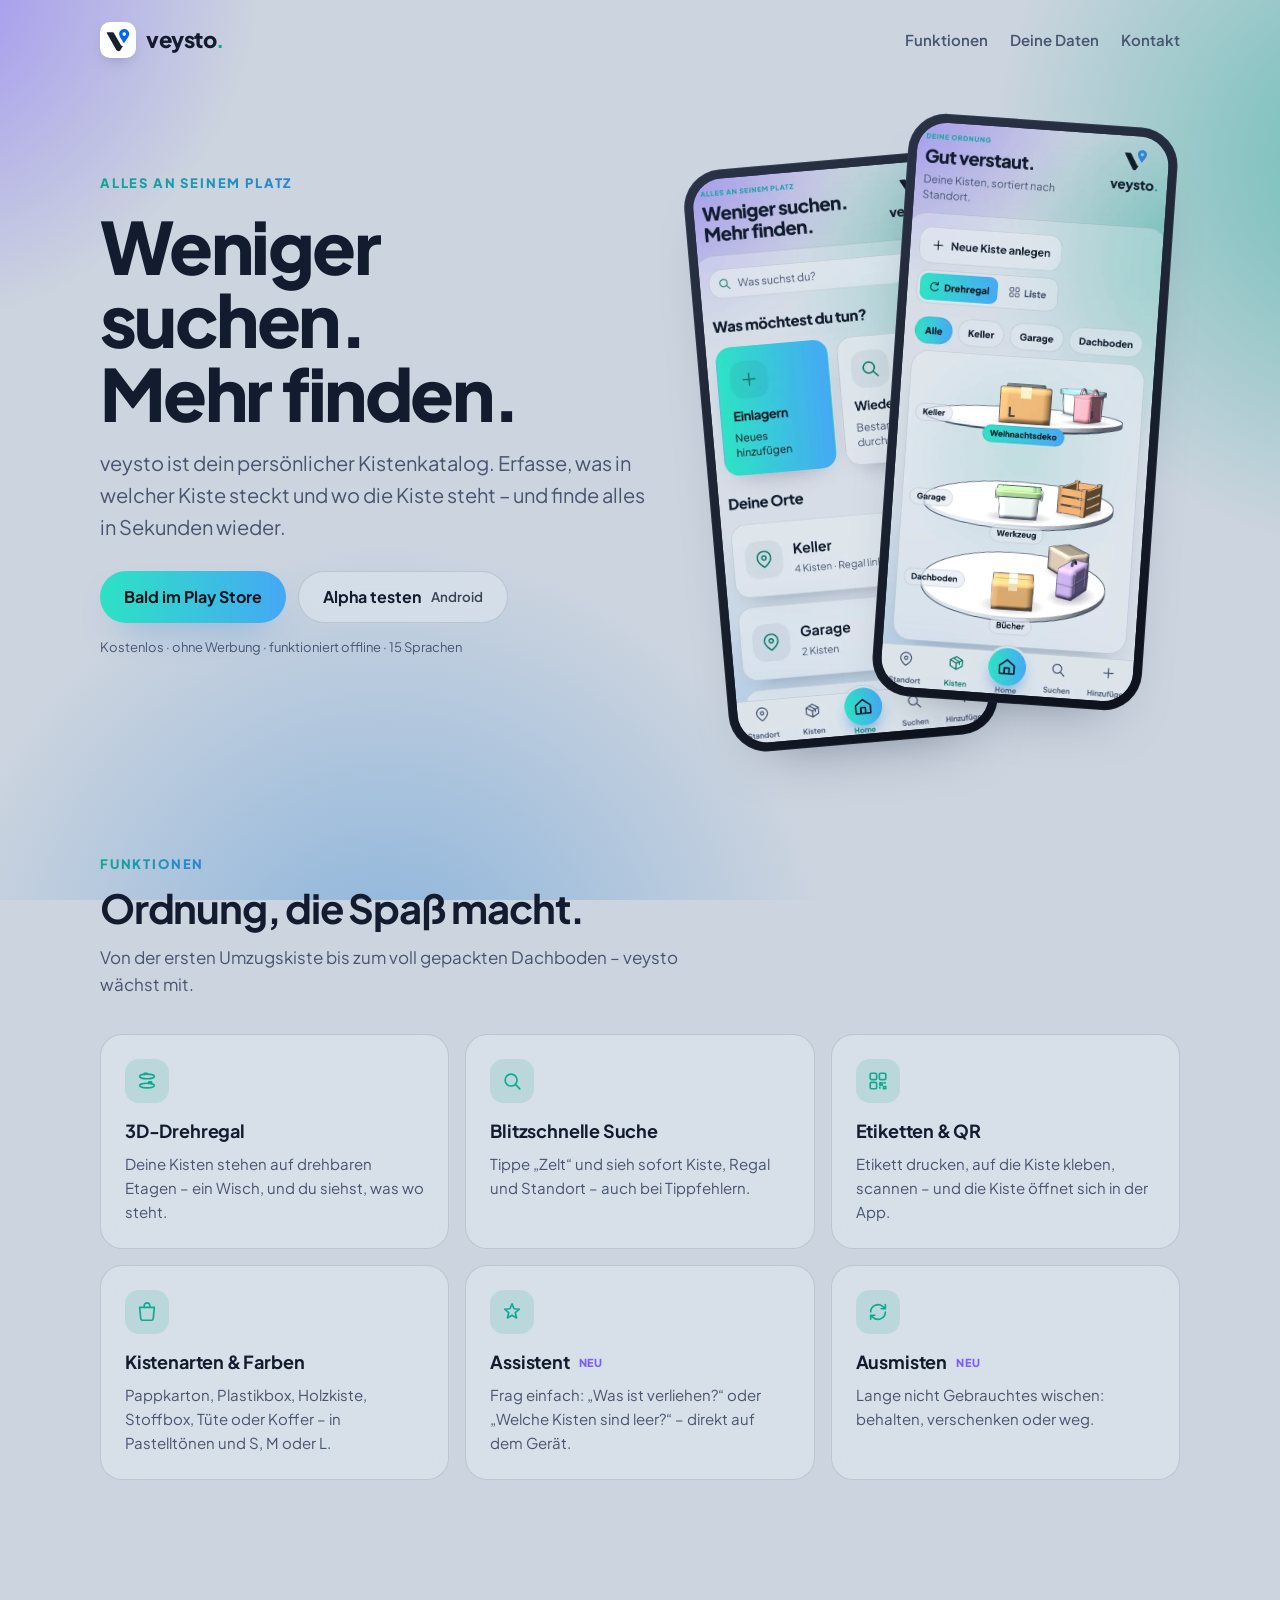
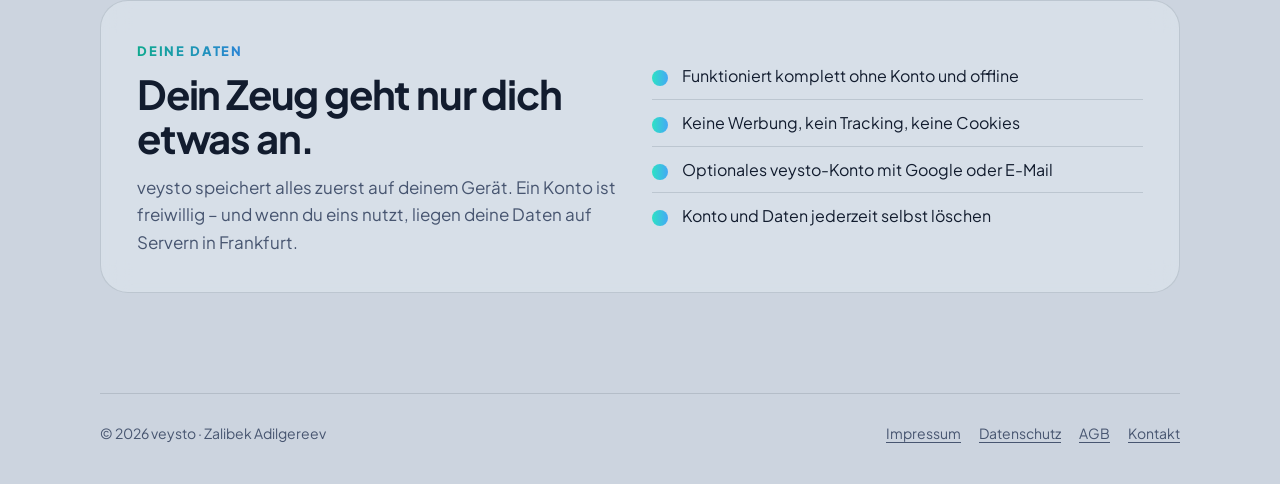
<file: index.html>
<!DOCTYPE html>
<html lang="de">
<head>
<meta charset="utf-8">
<meta name="viewport" content="width=device-width, initial-scale=1, viewport-fit=cover">
<title>veysto. – Weniger suchen. Mehr finden.</title>
<meta name="description" content="veysto ist dein persönlicher Kistenkatalog: Kisten, Orte und Dinge erfassen, mit QR-Etiketten versehen und in Sekunden wiederfinden.">
<meta name="theme-color" content="#ccd4df" media="(prefers-color-scheme: light)">
<meta name="theme-color" content="#0d1119" media="(prefers-color-scheme: dark)">
<link rel="icon" href="assets/icon.svg" type="image/svg+xml">
<link rel="preload" href="assets/jakarta.woff2" as="font" type="font/woff2" crossorigin>
<link rel="stylesheet" href="assets/site.css">
<meta property="og:title" content="veysto. – Weniger suchen. Mehr finden.">
<meta property="og:description" content="Dein persönlicher Kistenkatalog für Keller, Dachboden und Garage.">
<meta property="og:image" content="https://veysto.com/assets/shelf-light.webp">
</head>
<body>
<div class="wrap">
<header class="top">
 <a class="brand" href="./"><img src="assets/icon.svg" alt=""><span>veysto<b>.</b></span></a>
 <nav class="top"><a href="#funktionen">Funktionen</a><a href="#datenschutz">Deine Daten</a><a href="mailto:kontakt@veysto.com">Kontakt</a></nav>
</header>

<main>
<section class="hero">
 <div>
  <span class="eyebrow">Alles an seinem Platz</span>
  <h1>Weniger suchen.<br>Mehr finden.</h1>
  <p class="lead">veysto ist dein persönlicher Kistenkatalog. Erfasse, was in welcher Kiste steckt und wo die Kiste steht – und finde alles in Sekunden wieder.</p>
  <div class="cta">
   <span class="btn primary">Bald im Play Store</span>
   <a class="btn" href="mailto:kontakt@veysto.com?subject=Android-Alpha">Alpha testen <small>Android</small></a>
  </div>
  <p class="note">Kostenlos · ohne Werbung · funktioniert offline · 15 Sprachen</p>
 </div>
 <div class="phones" aria-hidden="true">
  <div class="phone a"><img class="light" src="assets/home-light.webp" alt=""><img class="dark" src="assets/home-dark.webp" alt=""></div>
  <div class="phone b"><img class="light" src="assets/shelf-light.webp" alt=""><img class="dark" src="assets/shelf-dark.webp" alt=""></div>
 </div>
</section>

<section id="funktionen">
 <span class="eyebrow">Funktionen</span>
 <h2>Ordnung, die Spaß macht.</h2>
 <p class="sub">Von der ersten Umzugskiste bis zum voll gepackten Dachboden – veysto wächst mit.</p>
 <div class="grid">
  <div class="card"><div class="ic"><svg viewBox="0 0 24 24" fill="none" stroke="currentColor" stroke-width="1.8" stroke-linecap="round" stroke-linejoin="round"><ellipse cx="12" cy="7" rx="8" ry="2.5"/><ellipse cx="12" cy="17" rx="8" ry="2.5"/><path d="M9 4.8v-1.3h3v1.3M14 14.8v-1.8h3v1.8"/></svg></div><h3>3D-Drehregal</h3><p>Deine Kisten stehen auf drehbaren Etagen – ein Wisch, und du siehst, was wo steht.</p></div>
  <div class="card"><div class="ic"><svg viewBox="0 0 24 24" fill="none" stroke="currentColor" stroke-width="1.8" stroke-linecap="round"><circle cx="11" cy="11" r="6.5"/><path d="m16 16 4.5 4.5"/></svg></div><h3>Blitzschnelle Suche</h3><p>Tippe „Zelt“ und sieh sofort Kiste, Regal und Standort – auch bei Tippfehlern.</p></div>
  <div class="card"><div class="ic"><svg viewBox="0 0 24 24" fill="none" stroke="currentColor" stroke-width="1.8" stroke-linejoin="round"><rect x="3.5" y="3.5" width="7" height="7" rx="1.5"/><rect x="13.5" y="3.5" width="7" height="7" rx="1.5"/><rect x="3.5" y="13.5" width="7" height="7" rx="1.5"/><path d="M14 14h2.5v2.5H14zM18 18h2.5v2.5H18zM18 14h2.5M14 18v2.5"/></svg></div><h3>Etiketten &amp; QR</h3><p>Etikett drucken, auf die Kiste kleben, scannen – und die Kiste öffnet sich in der App.</p></div>
  <div class="card"><div class="ic"><svg viewBox="0 0 24 24" fill="none" stroke="currentColor" stroke-width="1.8" stroke-linecap="round" stroke-linejoin="round"><path d="M4 7h16l-1.2 12.2a2 2 0 0 1-2 1.8H7.2a2 2 0 0 1-2-1.8z"/><path d="M9 7V5a3 3 0 0 1 6 0v2"/></svg></div><h3>Kistenarten &amp; Farben</h3><p>Pappkarton, Plastikbox, Holzkiste, Stoffbox, Tüte oder Koffer – in Pastelltönen und S, M oder L.</p></div>
  <div class="card"><div class="ic"><svg viewBox="0 0 24 24" fill="none" stroke="currentColor" stroke-width="1.8" stroke-linecap="round" stroke-linejoin="round"><path d="M12 3l2.2 5.4L20 9l-4.4 3.8L17 18.5 12 15.6 7 18.5l1.4-5.7L4 9l5.8-.6z"/></svg></div><h3>Assistent <span class="tag">Neu</span></h3><p>Frag einfach: „Was ist verliehen?“ oder „Welche Kisten sind leer?“ – direkt auf dem Gerät.</p></div>
  <div class="card"><div class="ic"><svg viewBox="0 0 24 24" fill="none" stroke="currentColor" stroke-width="1.8" stroke-linecap="round" stroke-linejoin="round"><path d="M4 12a8 8 0 0 1 13.7-5.6L20 8.5M20 4v4.5h-4.5M20 12a8 8 0 0 1-13.7 5.6L4 15.5M4 20v-4.5h4.5"/></svg></div><h3>Ausmisten <span class="tag">Neu</span></h3><p>Lange nicht Gebrauchtes wischen: behalten, verschenken oder weg.</p></div>
 </div>
</section>

<section id="datenschutz">
 <div class="privacy">
  <div>
   <span class="eyebrow">Deine Daten</span>
   <h2>Dein Zeug geht nur dich etwas an.</h2>
   <p class="sub" style="margin:0">veysto speichert alles zuerst auf deinem Gerät. Ein Konto ist freiwillig – und wenn du eins nutzt, liegen deine Daten auf Servern in Frankfurt.</p>
  </div>
  <ul>
   <li>Funktioniert komplett ohne Konto und offline</li>
   <li>Keine Werbung, kein Tracking, keine Cookies</li>
   <li>Optionales veysto-Konto mit Google oder E-Mail</li>
   <li>Konto und Daten jederzeit selbst löschen</li>
  </ul>
 </div>
</section>
</main>

<footer>
 <span>© 2026 veysto · Zalibek Adilgereev</span>
 <span><a href="impressum.html">Impressum</a><a href="datenschutz.html">Datenschutz</a><a href="agb.html">AGB</a><a href="mailto:kontakt@veysto.com">Kontakt</a></span>
</footer>
</div>
</body>
</html>
</file>
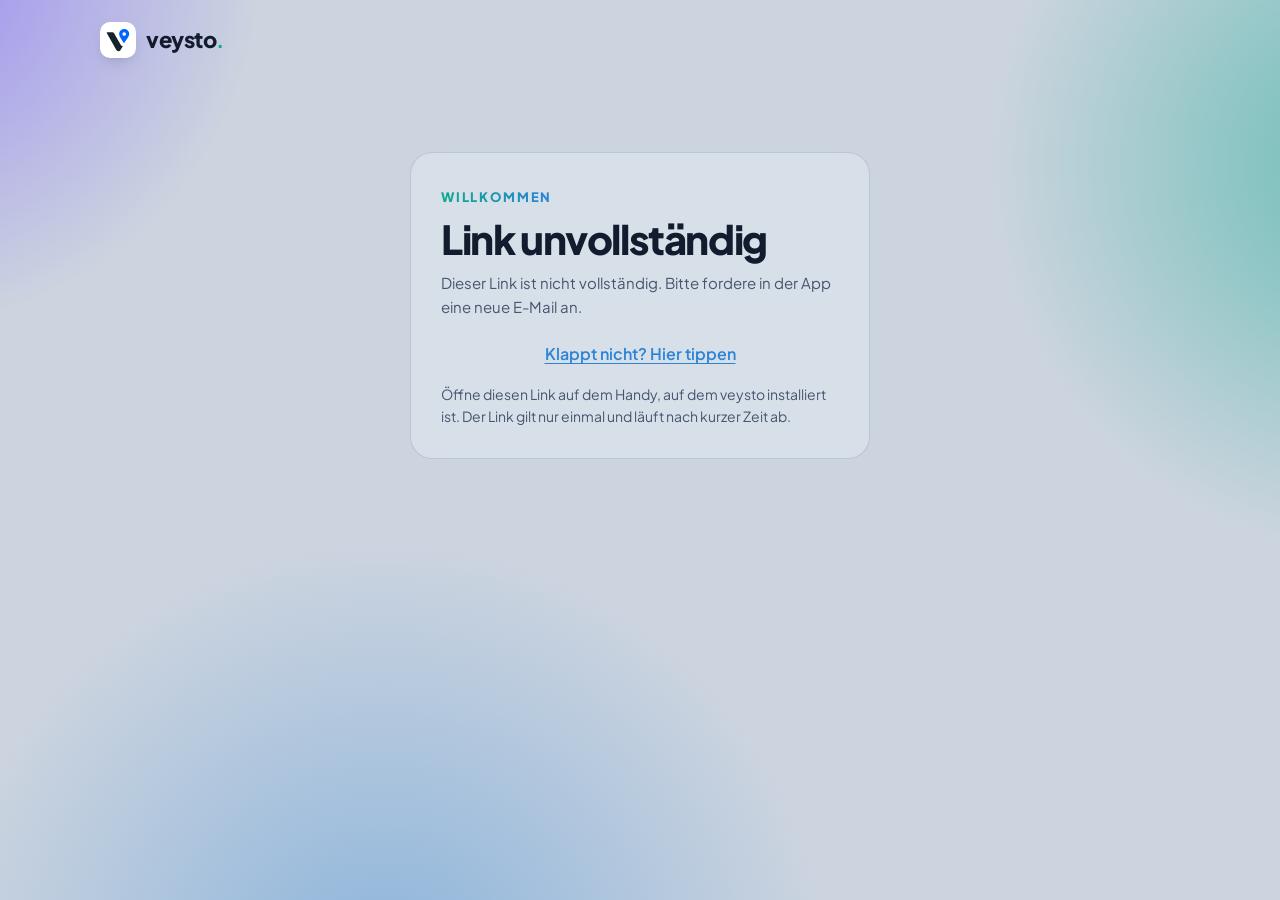
<file: auth/index.html>
<!DOCTYPE html>
<html lang="de">
<head>
<meta charset="utf-8">
<meta name="viewport" content="width=device-width, initial-scale=1">
<meta name="robots" content="noindex">
<meta name="referrer" content="no-referrer">
<title>veysto. – In der App öffnen</title>
<link rel="icon" href="../assets/icon.svg" type="image/svg+xml">
<link rel="stylesheet" href="../assets/site.css">
<style>
.auth{max-width:460px;margin:8vh auto 0;text-align:left}
.auth .card{padding:30px}
.auth h1{font-size:clamp(30px,6vw,40px);margin:10px 0 12px}
.auth p{color:var(--muted);margin:0 0 22px}
.auth .btn{width:100%;justify-content:center}
.auth .alt{display:block;text-align:center;margin-top:14px;font-weight:600}
.auth small{display:block;color:var(--muted);margin-top:16px;font-size:14px}
</style>
</head>
<body>
<div class="wrap">
<header class="top"><a class="brand" href="../"><img src="../assets/icon.svg" alt=""><span>veysto<b>.</b></span></a></header>
<main class="auth">
 <div class="card">
  <span class="eyebrow" id="eyebrow">veysto-Konto</span>
  <h1 id="title">Weiter in der App</h1>
  <p id="text">Tippe auf den Knopf, um in veysto fortzufahren.</p>
  <a class="btn primary" id="open" href="#">In veysto öffnen</a>
  <a class="alt" id="alt" href="#" hidden>Klappt nicht? Hier tippen</a>
  <small id="hint">Öffne diesen Link auf dem Handy, auf dem veysto installiert ist. Der Link gilt nur einmal und läuft nach kurzer Zeit ab.</small>
 </div>
</main>
</div>
<script>
{
  const q = new URLSearchParams(location.search);
  const th = q.get('token_hash') || '', type = q.get('type') || 'email';
  const allowed = ['signup', 'email', 'recovery', 'email_change', 'magiclink', 'invite'];
  const texts = {
    recovery: ['Passwort', 'Neues Passwort festlegen', 'Tippe auf den Knopf. veysto öffnet sich, und du kannst ein neues Passwort wählen.'],
    email_change: ['Konto', 'Neue E-Mail-Adresse bestätigen', 'Tippe auf den Knopf, um die neue Adresse in veysto zu bestätigen.'],
    signup: ['Willkommen', 'E-Mail bestätigen', 'Tippe auf den Knopf. veysto öffnet sich und bestätigt deine E-Mail-Adresse.'],
    email: ['Willkommen', 'E-Mail bestätigen', 'Tippe auf den Knopf. veysto öffnet sich und bestätigt deine E-Mail-Adresse.']
  };
  const t = texts[type] || texts.email;
  document.getElementById('eyebrow').textContent = t[0];
  document.getElementById('title').textContent = t[1];
  document.getElementById('text').textContent = t[2];
  const btn = document.getElementById('open');
  if (q.get('app') === 'missing') {
    document.getElementById('title').textContent = 'veysto ist nicht installiert';
    document.getElementById('text').textContent = 'Öffne den Link aus der E-Mail auf dem Handy, auf dem die veysto-App installiert ist.';
    btn.remove();
  } else if (!th || !/^[A-Za-z0-9_-]+$/.test(th) || !allowed.includes(type)) {
    document.getElementById('title').textContent = 'Link unvollständig';
    document.getElementById('text').textContent = 'Dieser Link ist nicht vollständig. Bitte fordere in der App eine neue E-Mail an.';
    btn.remove();
  } else {
    const query = 'token_hash=' + encodeURIComponent(th) + '&type=' + encodeURIComponent(type);
    const scheme = 'veysto://auth?' + query;
    const android = /Android/i.test(navigator.userAgent);
    if (!android) { document.getElementById('text').textContent = 'veysto gibt es bisher nur als Test-App für Android. Öffne diesen Link auf dem Android-Handy, auf dem veysto installiert ist.'; btn.remove(); document.getElementById('alt').remove(); }
    const intent = 'intent://auth?' + query + '#Intent;scheme=veysto;package=com.veysto.app;S.browser_fallback_url=https%3A%2F%2Fveysto.com%2Fauth%2F%3Fapp%3Dmissing;end';
    btn.href = android ? intent : scheme;
    const alt = document.getElementById('alt'); if (alt) { alt.href = scheme; alt.hidden = !android; }
  }
}
</script>
</body>
</html>
</file>
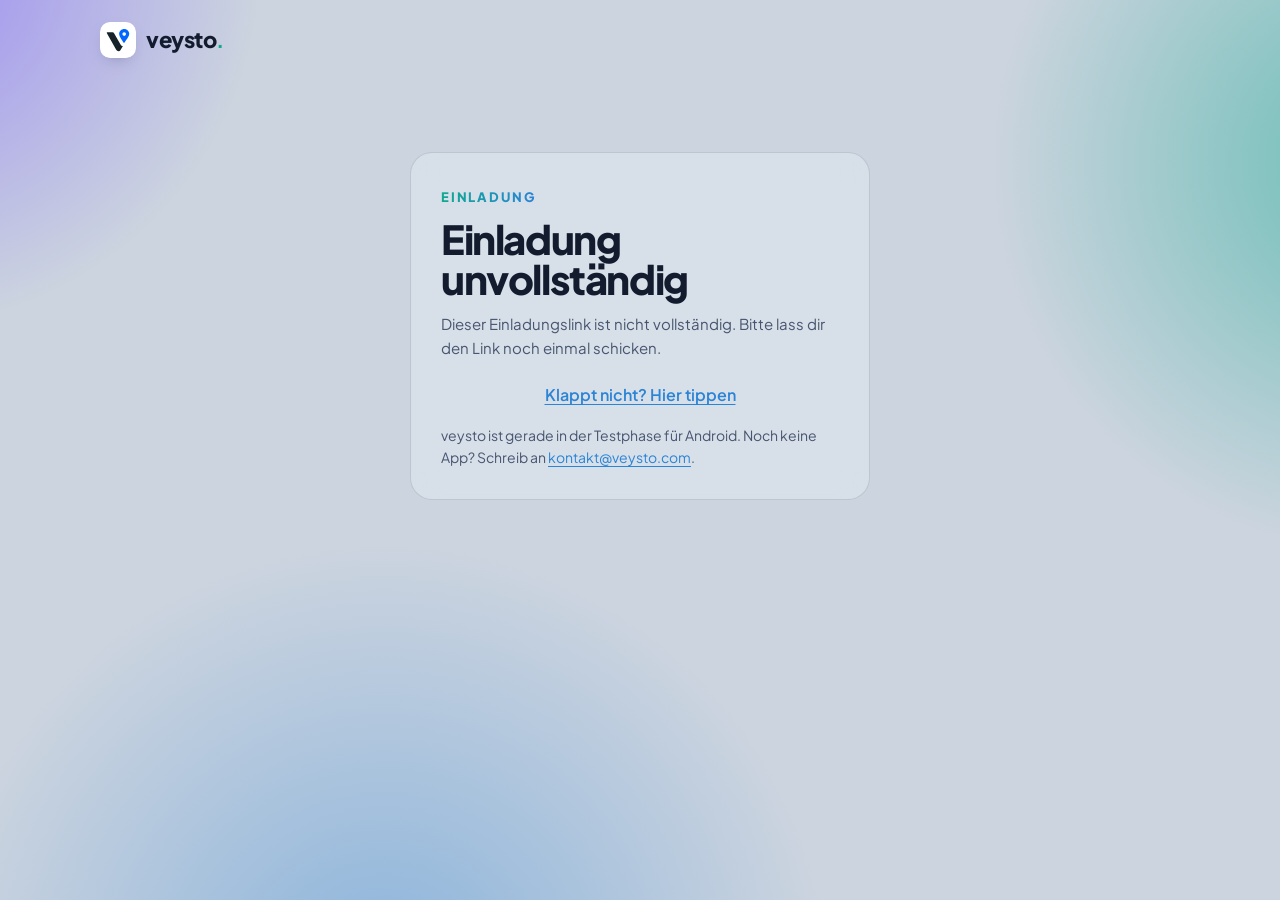
<file: einladen/index.html>
<!DOCTYPE html>
<html lang="de">
<head>
<meta charset="utf-8">
<meta name="viewport" content="width=device-width, initial-scale=1">
<meta name="robots" content="noindex">
<meta name="referrer" content="no-referrer">
<meta property="og:title" content="Einladung in einen veysto-Haushalt">
<meta property="og:description" content="Tritt dem gemeinsamen Haushalt bei und seht zusammen, was in welcher Kiste ist.">
<title>veysto. – Einladung in einen Haushalt</title>
<link rel="icon" href="../assets/icon.svg" type="image/svg+xml">
<link rel="stylesheet" href="../assets/site.css">
<style>
.auth{max-width:460px;margin:8vh auto 0;text-align:left}
.auth .card{padding:30px}
.auth h1{font-size:clamp(30px,6vw,40px);margin:10px 0 12px}
.auth p{color:var(--muted);margin:0 0 22px}
.auth .btn{width:100%;justify-content:center}
.auth .alt{display:block;text-align:center;margin-top:14px;font-weight:600}
.auth small{display:block;color:var(--muted);margin-top:16px;font-size:14px}
</style>
</head>
<body>
<div class="wrap">
<header class="top"><a class="brand" href="../"><img src="../assets/icon.svg" alt=""><span>veysto<b>.</b></span></a></header>
<main class="auth">
 <div class="card">
  <span class="eyebrow">Einladung</span>
  <h1 id="title">Komm in unseren Haushalt</h1>
  <p id="text">Du wurdest in einen gemeinsamen veysto-Haushalt eingeladen. Tippe auf den Knopf, melde dich in der App an und tritt bei – danach seht ihr alle denselben Bestand.</p>
  <a class="btn primary" id="open" href="#">In veysto öffnen</a>
  <a class="alt" id="alt" href="#" hidden>Klappt nicht? Hier tippen</a>
  <small id="hint">veysto ist gerade in der Testphase für Android. Noch keine App? Schreib an <a href="mailto:kontakt@veysto.com?subject=Android-Alpha">kontakt@veysto.com</a>.</small>
 </div>
</main>
</div>
<script>
{
  const q = new URLSearchParams(location.search), t = q.get('t') || '';
  const btn = document.getElementById('open'), alt = document.getElementById('alt');
  if (q.get('app') === 'missing') {
    document.getElementById('title').textContent = 'veysto ist nicht installiert';
    document.getElementById('text').textContent = 'Um dem Haushalt beizutreten, brauchst du die veysto-App auf deinem Android-Handy. Öffne die Einladung danach noch einmal.';
    btn.remove();
  } else if (!/^[a-f0-9]{64}$/.test(t)) {
    document.getElementById('title').textContent = 'Einladung unvollständig';
    document.getElementById('text').textContent = 'Dieser Einladungslink ist nicht vollständig. Bitte lass dir den Link noch einmal schicken.';
    btn.remove();
  } else {
    const scheme = 'veysto://auth?invite=' + t;
    const android = /Android/i.test(navigator.userAgent);
    if (!android) { document.getElementById('text').textContent = 'veysto gibt es bisher nur als Test-App für Android. Eine iPhone-Version ist geplant – öffne die Einladung bis dahin auf einem Android-Handy.'; btn.remove(); alt.remove(); }
    const intent = 'intent://auth?invite=' + t + '#Intent;scheme=veysto;package=com.veysto.app;S.browser_fallback_url=https%3A%2F%2Fveysto.com%2Feinladen%2F%3Fapp%3Dmissing;end';
    btn.href = android ? intent : scheme;
    alt.href = scheme; if (android) alt.hidden = false;
  }
}
</script>
</body>
</html>
</file>
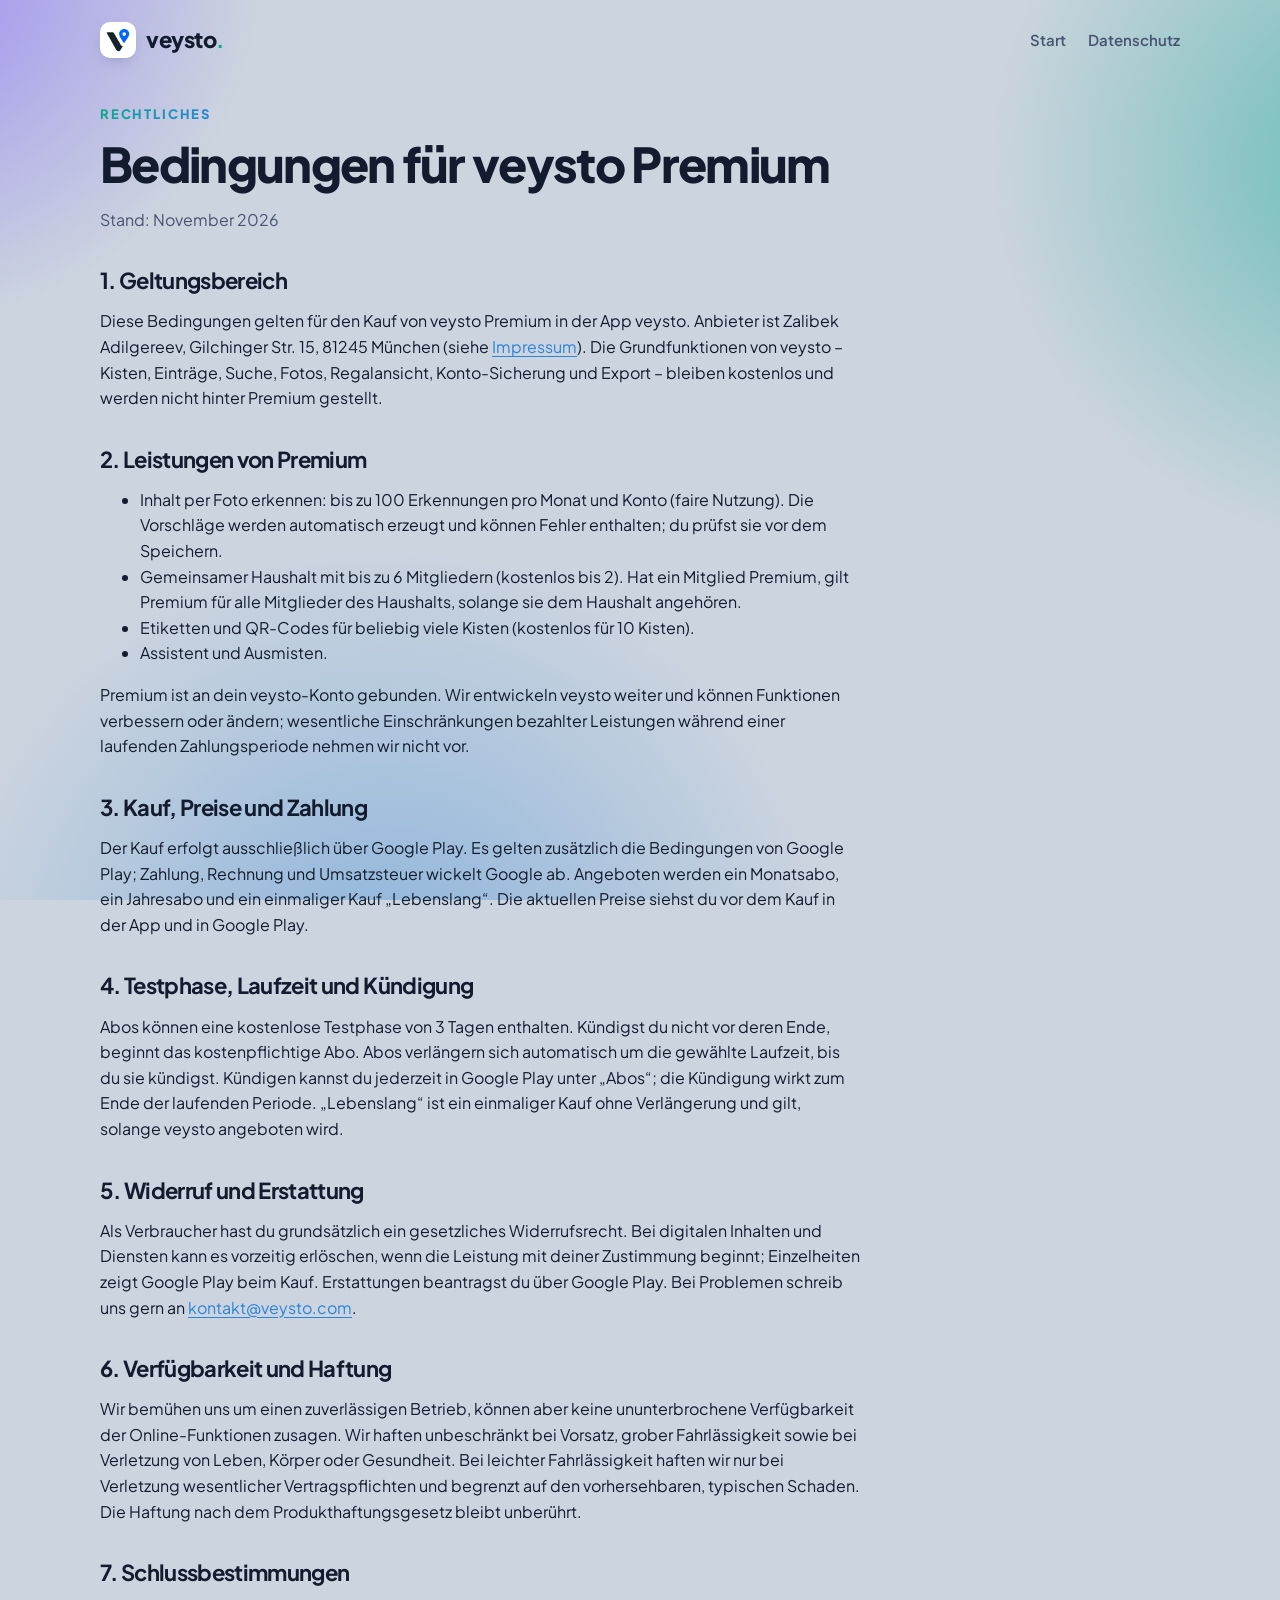
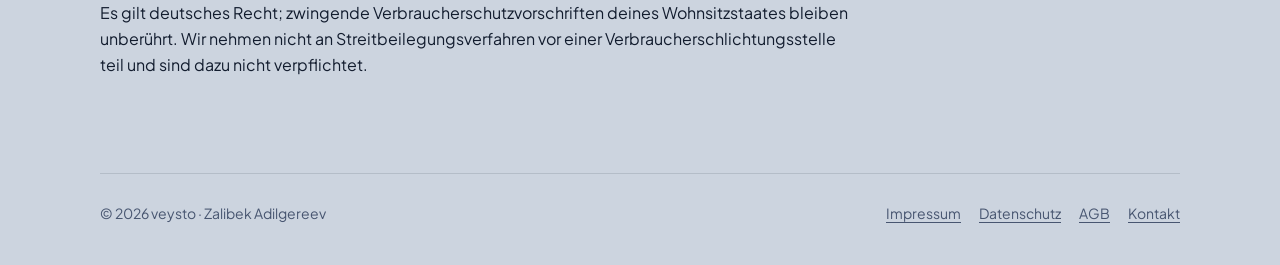
<file: agb.html>
<!DOCTYPE html>
<html lang="de">
<head>
<meta charset="utf-8">
<meta name="viewport" content="width=device-width, initial-scale=1, viewport-fit=cover">
<title>AGB Premium – veysto.</title>
<meta name="robots" content="noindex">
<link rel="icon" href="assets/icon.svg" type="image/svg+xml">
<link rel="stylesheet" href="assets/site.css">
</head>
<body>
<div class="wrap">
<header class="top">
 <a class="brand" href="./"><img src="assets/icon.svg" alt=""><span>veysto<b>.</b></span></a>
 <nav class="top"><a href="./">Start</a><a href="datenschutz.html">Datenschutz</a></nav>
</header>
<main class="legal">
 <span class="eyebrow">Rechtliches</span>
 <h1>Bedingungen für veysto Premium</h1>
 <p class="muted">Stand: November 2026</p>

 <h2>1. Geltungsbereich</h2>
 <p>Diese Bedingungen gelten für den Kauf von veysto Premium in der App veysto. Anbieter ist Zalibek Adilgereev, Gilchinger Str. 15, 81245 München (siehe <a href="impressum.html">Impressum</a>). Die Grundfunktionen von veysto – Kisten, Einträge, Suche, Fotos, Regalansicht, Konto-Sicherung und Export – bleiben kostenlos und werden nicht hinter Premium gestellt.</p>

 <h2>2. Leistungen von Premium</h2>
 <ul>
  <li>Inhalt per Foto erkennen: bis zu 100 Erkennungen pro Monat und Konto (faire Nutzung). Die Vorschläge werden automatisch erzeugt und können Fehler enthalten; du prüfst sie vor dem Speichern.</li>
  <li>Gemeinsamer Haushalt mit bis zu 6 Mitgliedern (kostenlos bis 2). Hat ein Mitglied Premium, gilt Premium für alle Mitglieder des Haushalts, solange sie dem Haushalt angehören.</li>
  <li>Etiketten und QR-Codes für beliebig viele Kisten (kostenlos für 10 Kisten).</li>
  <li>Assistent und Ausmisten.</li>
 </ul>
 <p>Premium ist an dein veysto-Konto gebunden. Wir entwickeln veysto weiter und können Funktionen verbessern oder ändern; wesentliche Einschränkungen bezahlter Leistungen während einer laufenden Zahlungsperiode nehmen wir nicht vor.</p>

 <h2>3. Kauf, Preise und Zahlung</h2>
 <p>Der Kauf erfolgt ausschließlich über Google Play. Es gelten zusätzlich die Bedingungen von Google Play; Zahlung, Rechnung und Umsatzsteuer wickelt Google ab. Angeboten werden ein Monatsabo, ein Jahresabo und ein einmaliger Kauf „Lebenslang“. Die aktuellen Preise siehst du vor dem Kauf in der App und in Google Play.</p>

 <h2>4. Testphase, Laufzeit und Kündigung</h2>
 <p>Abos können eine kostenlose Testphase von 3 Tagen enthalten. Kündigst du nicht vor deren Ende, beginnt das kostenpflichtige Abo. Abos verlängern sich automatisch um die gewählte Laufzeit, bis du sie kündigst. Kündigen kannst du jederzeit in Google Play unter „Abos“; die Kündigung wirkt zum Ende der laufenden Periode. „Lebenslang“ ist ein einmaliger Kauf ohne Verlängerung und gilt, solange veysto angeboten wird.</p>

 <h2>5. Widerruf und Erstattung</h2>
 <p>Als Verbraucher hast du grundsätzlich ein gesetzliches Widerrufsrecht. Bei digitalen Inhalten und Diensten kann es vorzeitig erlöschen, wenn die Leistung mit deiner Zustimmung beginnt; Einzelheiten zeigt Google Play beim Kauf. Erstattungen beantragst du über Google Play. Bei Problemen schreib uns gern an <a href="mailto:kontakt@veysto.com">kontakt@veysto.com</a>.</p>

 <h2>6. Verfügbarkeit und Haftung</h2>
 <p>Wir bemühen uns um einen zuverlässigen Betrieb, können aber keine ununterbrochene Verfügbarkeit der Online-Funktionen zusagen. Wir haften unbeschränkt bei Vorsatz, grober Fahrlässigkeit sowie bei Verletzung von Leben, Körper oder Gesundheit. Bei leichter Fahrlässigkeit haften wir nur bei Verletzung wesentlicher Vertragspflichten und begrenzt auf den vorhersehbaren, typischen Schaden. Die Haftung nach dem Produkthaftungsgesetz bleibt unberührt.</p>

 <h2>7. Schlussbestimmungen</h2>
 <p>Es gilt deutsches Recht; zwingende Verbraucherschutzvorschriften deines Wohnsitzstaates bleiben unberührt. Wir nehmen nicht an Streitbeilegungsverfahren vor einer Verbraucherschlichtungsstelle teil und sind dazu nicht verpflichtet.</p>
</main>
<footer>
 <span>© 2026 veysto · Zalibek Adilgereev</span>
 <span><a href="impressum.html">Impressum</a><a href="datenschutz.html">Datenschutz</a><a href="agb.html">AGB</a><a href="mailto:kontakt@veysto.com">Kontakt</a></span>
</footer>
</div>
</body>
</html>
</file>
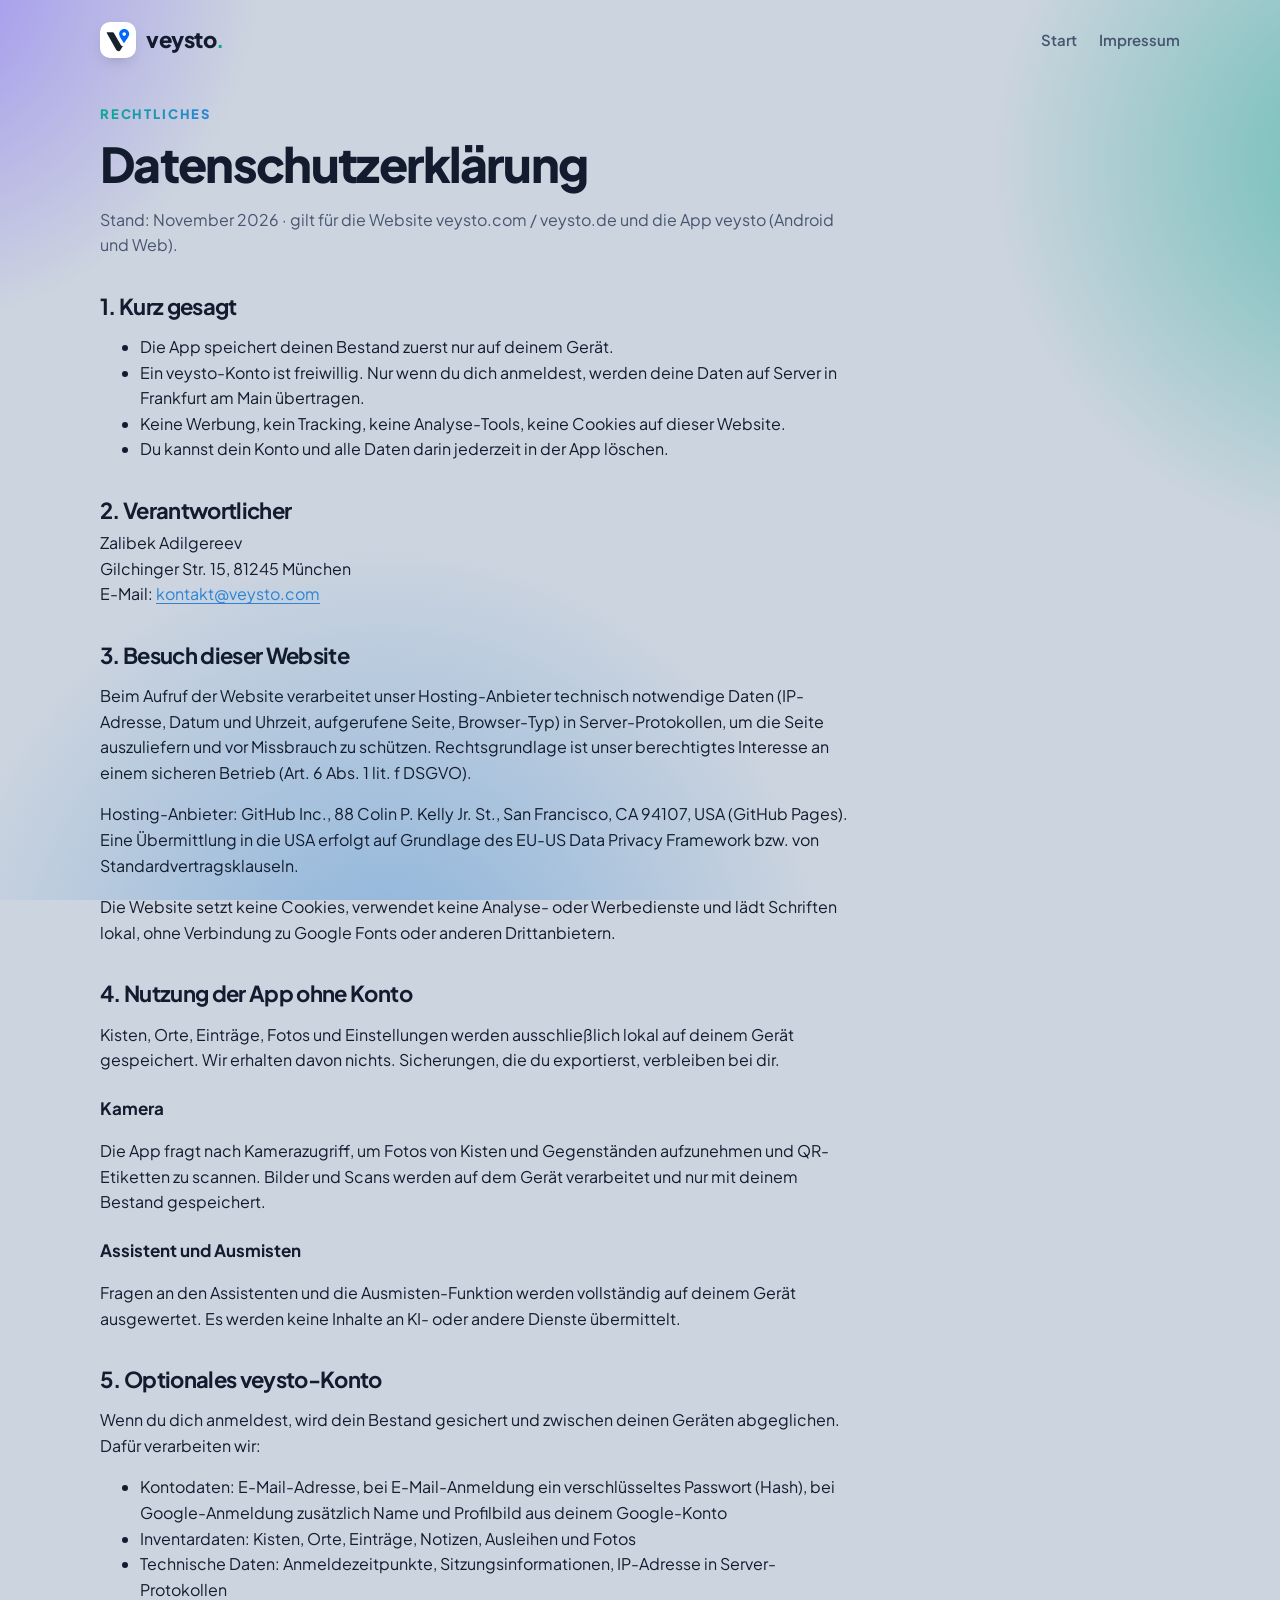
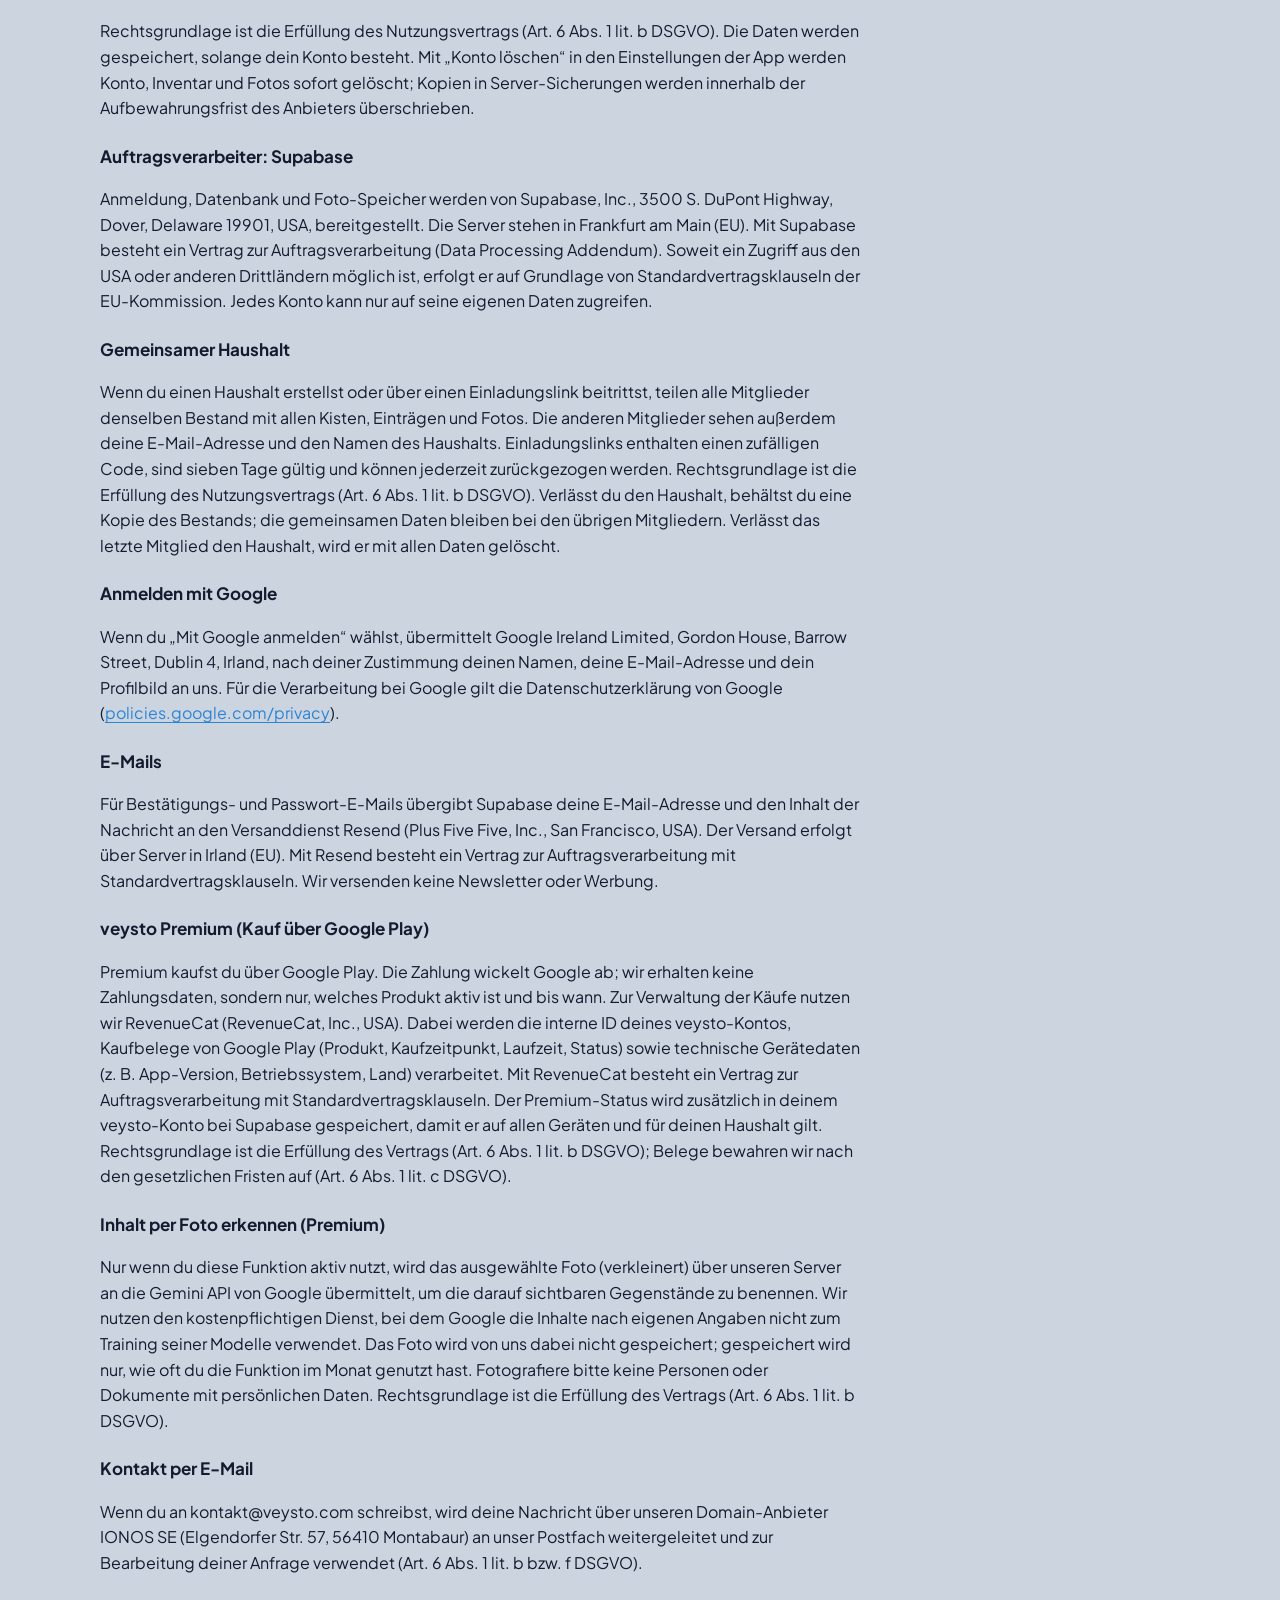
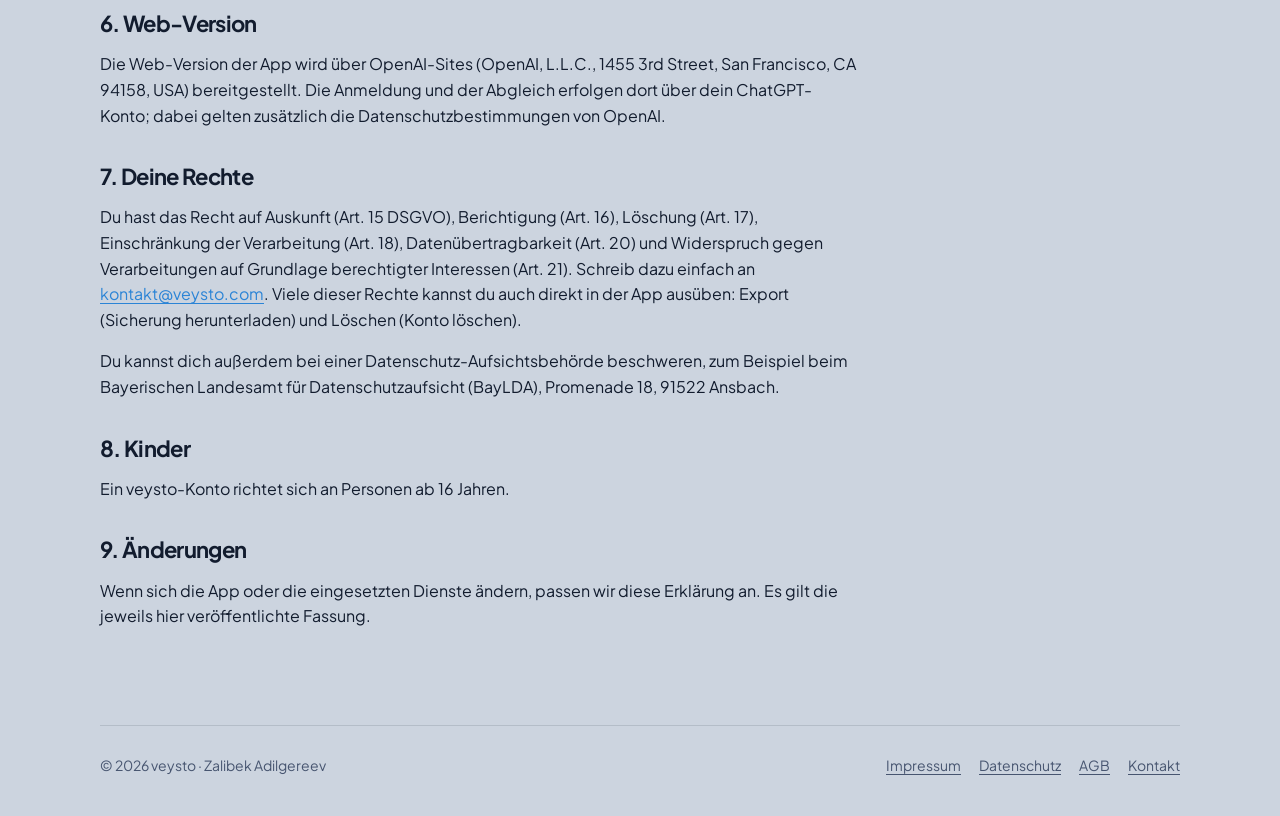
<file: datenschutz.html>
<!DOCTYPE html>
<html lang="de">
<head>
<meta charset="utf-8">
<meta name="viewport" content="width=device-width, initial-scale=1, viewport-fit=cover">
<title>Datenschutzerklärung – veysto.</title>
<link rel="icon" href="assets/icon.svg" type="image/svg+xml">
<link rel="stylesheet" href="assets/site.css">
</head>
<body>
<div class="wrap">
<header class="top">
 <a class="brand" href="./"><img src="assets/icon.svg" alt=""><span>veysto<b>.</b></span></a>
 <nav class="top"><a href="./">Start</a><a href="impressum.html">Impressum</a></nav>
</header>
<main class="legal">
 <span class="eyebrow">Rechtliches</span>
 <h1>Datenschutz&shy;erklärung</h1>
 <p class="muted">Stand: November 2026 · gilt für die Website veysto.com / veysto.de und die App veysto (Android und Web).</p>

 <h2>1. Kurz gesagt</h2>
 <ul>
  <li>Die App speichert deinen Bestand zuerst nur auf deinem Gerät.</li>
  <li>Ein veysto-Konto ist freiwillig. Nur wenn du dich anmeldest, werden deine Daten auf Server in Frankfurt am Main übertragen.</li>
  <li>Keine Werbung, kein Tracking, keine Analyse-Tools, keine Cookies auf dieser Website.</li>
  <li>Du kannst dein Konto und alle Daten darin jederzeit in der App löschen.</li>
 </ul>

 <h2>2. Verantwortlicher</h2>
 <address>
  Zalibek Adilgereev<br>
  Gilchinger Str. 15, 81245 München<br>
  E-Mail: <a href="mailto:kontakt@veysto.com">kontakt@veysto.com</a>
 </address>

 <h2>3. Besuch dieser Website</h2>
 <p>Beim Aufruf der Website verarbeitet unser Hosting-Anbieter technisch notwendige Daten (IP-Adresse, Datum und Uhrzeit, aufgerufene Seite, Browser-Typ) in Server-Protokollen, um die Seite auszuliefern und vor Missbrauch zu schützen. Rechtsgrundlage ist unser berechtigtes Interesse an einem sicheren Betrieb (Art. 6 Abs. 1 lit. f DSGVO).</p>
 <p>Hosting-Anbieter: GitHub Inc., 88 Colin P. Kelly Jr. St., San Francisco, CA 94107, USA (GitHub Pages). Eine Übermittlung in die USA erfolgt auf Grundlage des EU-US Data Privacy Framework bzw. von Standardvertragsklauseln.</p>
 <p>Die Website setzt keine Cookies, verwendet keine Analyse- oder Werbedienste und lädt Schriften lokal, ohne Verbindung zu Google Fonts oder anderen Drittanbietern.</p>

 <h2>4. Nutzung der App ohne Konto</h2>
 <p>Kisten, Orte, Einträge, Fotos und Einstellungen werden ausschließlich lokal auf deinem Gerät gespeichert. Wir erhalten davon nichts. Sicherungen, die du exportierst, verbleiben bei dir.</p>
 <h3>Kamera</h3>
 <p>Die App fragt nach Kamerazugriff, um Fotos von Kisten und Gegenständen aufzunehmen und QR-Etiketten zu scannen. Bilder und Scans werden auf dem Gerät verarbeitet und nur mit deinem Bestand gespeichert.</p>
 <h3>Assistent und Ausmisten</h3>
 <p>Fragen an den Assistenten und die Ausmisten-Funktion werden vollständig auf deinem Gerät ausgewertet. Es werden keine Inhalte an KI- oder andere Dienste übermittelt.</p>

 <h2>5. Optionales veysto-Konto</h2>
 <p>Wenn du dich anmeldest, wird dein Bestand gesichert und zwischen deinen Geräten abgeglichen. Dafür verarbeiten wir:</p>
 <ul>
  <li>Kontodaten: E-Mail-Adresse, bei E-Mail-Anmeldung ein verschlüsseltes Passwort (Hash), bei Google-Anmeldung zusätzlich Name und Profilbild aus deinem Google-Konto</li>
  <li>Inventardaten: Kisten, Orte, Einträge, Notizen, Ausleihen und Fotos</li>
  <li>Technische Daten: Anmeldezeitpunkte, Sitzungsinformationen, IP-Adresse in Server-Protokollen</li>
 </ul>
 <p>Rechtsgrundlage ist die Erfüllung des Nutzungsvertrags (Art. 6 Abs. 1 lit. b DSGVO). Die Daten werden gespeichert, solange dein Konto besteht. Mit „Konto löschen“ in den Einstellungen der App werden Konto, Inventar und Fotos sofort gelöscht; Kopien in Server-Sicherungen werden innerhalb der Aufbewahrungsfrist des Anbieters überschrieben.</p>
 <h3>Auftragsverarbeiter: Supabase</h3>
 <p>Anmeldung, Datenbank und Foto-Speicher werden von Supabase, Inc., 3500 S. DuPont Highway, Dover, Delaware 19901, USA, bereitgestellt. Die Server stehen in Frankfurt am Main (EU). Mit Supabase besteht ein Vertrag zur Auftragsverarbeitung (Data Processing Addendum). Soweit ein Zugriff aus den USA oder anderen Drittländern möglich ist, erfolgt er auf Grundlage von Standardvertragsklauseln der EU-Kommission. Jedes Konto kann nur auf seine eigenen Daten zugreifen.</p>
 <h3>Gemeinsamer Haushalt</h3>
 <p>Wenn du einen Haushalt erstellst oder über einen Einladungslink beitrittst, teilen alle Mitglieder denselben Bestand mit allen Kisten, Einträgen und Fotos. Die anderen Mitglieder sehen außerdem deine E-Mail-Adresse und den Namen des Haushalts. Einladungslinks enthalten einen zufälligen Code, sind sieben Tage gültig und können jederzeit zurückgezogen werden. Rechtsgrundlage ist die Erfüllung des Nutzungsvertrags (Art. 6 Abs. 1 lit. b DSGVO). Verlässt du den Haushalt, behältst du eine Kopie des Bestands; die gemeinsamen Daten bleiben bei den übrigen Mitgliedern. Verlässt das letzte Mitglied den Haushalt, wird er mit allen Daten gelöscht.</p>
 <h3>Anmelden mit Google</h3>
 <p>Wenn du „Mit Google anmelden“ wählst, übermittelt Google Ireland Limited, Gordon House, Barrow Street, Dublin 4, Irland, nach deiner Zustimmung deinen Namen, deine E-Mail-Adresse und dein Profilbild an uns. Für die Verarbeitung bei Google gilt die Datenschutzerklärung von Google (<a href="https://policies.google.com/privacy" rel="noopener">policies.google.com/privacy</a>).</p>
 <h3>E-Mails</h3>
 <p>Für Bestätigungs- und Passwort-E-Mails übergibt Supabase deine E-Mail-Adresse und den Inhalt der Nachricht an den Versanddienst Resend (Plus Five Five, Inc., San Francisco, USA). Der Versand erfolgt über Server in Irland (EU). Mit Resend besteht ein Vertrag zur Auftragsverarbeitung mit Standardvertragsklauseln. Wir versenden keine Newsletter oder Werbung.</p>
 <h3>veysto Premium (Kauf über Google Play)</h3>
 <p>Premium kaufst du über Google Play. Die Zahlung wickelt Google ab; wir erhalten keine Zahlungsdaten, sondern nur, welches Produkt aktiv ist und bis wann. Zur Verwaltung der Käufe nutzen wir RevenueCat (RevenueCat, Inc., USA). Dabei werden die interne ID deines veysto-Kontos, Kaufbelege von Google Play (Produkt, Kaufzeitpunkt, Laufzeit, Status) sowie technische Gerätedaten (z. B. App-Version, Betriebssystem, Land) verarbeitet. Mit RevenueCat besteht ein Vertrag zur Auftragsverarbeitung mit Standardvertragsklauseln. Der Premium-Status wird zusätzlich in deinem veysto-Konto bei Supabase gespeichert, damit er auf allen Geräten und für deinen Haushalt gilt. Rechtsgrundlage ist die Erfüllung des Vertrags (Art. 6 Abs. 1 lit. b DSGVO); Belege bewahren wir nach den gesetzlichen Fristen auf (Art. 6 Abs. 1 lit. c DSGVO).</p>
 <h3>Inhalt per Foto erkennen (Premium)</h3>
 <p>Nur wenn du diese Funktion aktiv nutzt, wird das ausgewählte Foto (verkleinert) über unseren Server an die Gemini API von Google übermittelt, um die darauf sichtbaren Gegenstände zu benennen. Wir nutzen den kostenpflichtigen Dienst, bei dem Google die Inhalte nach eigenen Angaben nicht zum Training seiner Modelle verwendet. Das Foto wird von uns dabei nicht gespeichert; gespeichert wird nur, wie oft du die Funktion im Monat genutzt hast. Fotografiere bitte keine Personen oder Dokumente mit persönlichen Daten. Rechtsgrundlage ist die Erfüllung des Vertrags (Art. 6 Abs. 1 lit. b DSGVO).</p>
 <h3>Kontakt per E-Mail</h3>
 <p>Wenn du an kontakt@veysto.com schreibst, wird deine Nachricht über unseren Domain-Anbieter IONOS SE (Elgendorfer Str. 57, 56410 Montabaur) an unser Postfach weitergeleitet und zur Bearbeitung deiner Anfrage verwendet (Art. 6 Abs. 1 lit. b bzw. f DSGVO).</p>

 <h2>6. Web-Version</h2>
 <p>Die Web-Version der App wird über OpenAI-Sites (OpenAI, L.L.C., 1455 3rd Street, San Francisco, CA 94158, USA) bereitgestellt. Die Anmeldung und der Abgleich erfolgen dort über dein ChatGPT-Konto; dabei gelten zusätzlich die Datenschutzbestimmungen von OpenAI.</p>

 <h2>7. Deine Rechte</h2>
 <p>Du hast das Recht auf Auskunft (Art. 15 DSGVO), Berichtigung (Art. 16), Löschung (Art. 17), Einschränkung der Verarbeitung (Art. 18), Datenübertragbarkeit (Art. 20) und Widerspruch gegen Verarbeitungen auf Grundlage berechtigter Interessen (Art. 21). Schreib dazu einfach an <a href="mailto:kontakt@veysto.com">kontakt@veysto.com</a>. Viele dieser Rechte kannst du auch direkt in der App ausüben: Export (Sicherung herunterladen) und Löschen (Konto löschen).</p>
 <p>Du kannst dich außerdem bei einer Datenschutz-Aufsichtsbehörde beschweren, zum Beispiel beim Bayerischen Landesamt für Datenschutzaufsicht (BayLDA), Promenade 18, 91522 Ansbach.</p>

 <h2>8. Kinder</h2>
 <p>Ein veysto-Konto richtet sich an Personen ab 16 Jahren.</p>

 <h2>9. Änderungen</h2>
 <p>Wenn sich die App oder die eingesetzten Dienste ändern, passen wir diese Erklärung an. Es gilt die jeweils hier veröffentlichte Fassung.</p>
</main>
<footer>
 <span>© 2026 veysto · Zalibek Adilgereev</span>
 <span><a href="impressum.html">Impressum</a><a href="datenschutz.html">Datenschutz</a><a href="agb.html">AGB</a><a href="mailto:kontakt@veysto.com">Kontakt</a></span>
</footer>
</div>
</body>
</html>
</file>
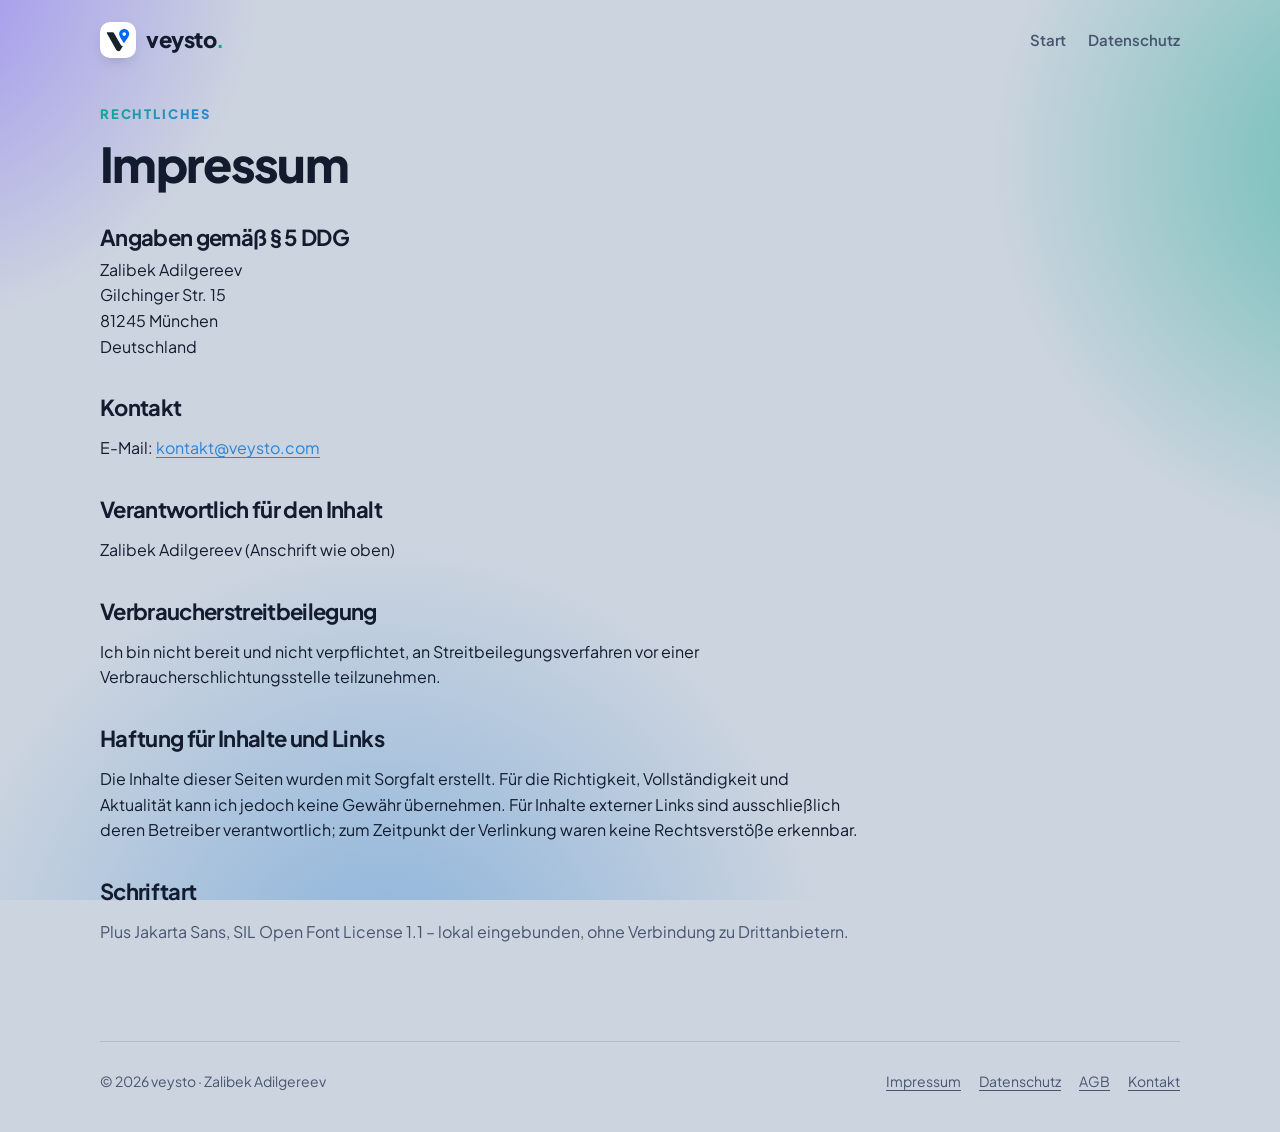
<file: impressum.html>
<!DOCTYPE html>
<html lang="de">
<head>
<meta charset="utf-8">
<meta name="viewport" content="width=device-width, initial-scale=1, viewport-fit=cover">
<title>Impressum – veysto.</title>
<meta name="robots" content="noindex">
<link rel="icon" href="assets/icon.svg" type="image/svg+xml">
<link rel="stylesheet" href="assets/site.css">
</head>
<body>
<div class="wrap">
<header class="top">
 <a class="brand" href="./"><img src="assets/icon.svg" alt=""><span>veysto<b>.</b></span></a>
 <nav class="top"><a href="./">Start</a><a href="datenschutz.html">Datenschutz</a></nav>
</header>
<main class="legal">
 <span class="eyebrow">Rechtliches</span>
 <h1>Impressum</h1>

 <h2>Angaben gemäß § 5 DDG</h2>
 <address>
  Zalibek Adilgereev<br>
  Gilchinger Str. 15<br>
  81245 München<br>
  Deutschland
 </address>

 <h2>Kontakt</h2>
 <p>E-Mail: <a href="mailto:kontakt@veysto.com">kontakt@veysto.com</a></p>

 <h2>Verantwortlich für den Inhalt</h2>
 <p>Zalibek Adilgereev (Anschrift wie oben)</p>

 <h2>Verbraucherstreitbeilegung</h2>
 <p>Ich bin nicht bereit und nicht verpflichtet, an Streitbeilegungsverfahren vor einer Verbraucherschlichtungsstelle teilzunehmen.</p>

 <h2>Haftung für Inhalte und Links</h2>
 <p>Die Inhalte dieser Seiten wurden mit Sorgfalt erstellt. Für die Richtigkeit, Vollständigkeit und Aktualität kann ich jedoch keine Gewähr übernehmen. Für Inhalte externer Links sind ausschließlich deren Betreiber verantwortlich; zum Zeitpunkt der Verlinkung waren keine Rechtsverstöße erkennbar.</p>

 <h2>Schriftart</h2>
 <p class="muted">Plus Jakarta Sans, SIL Open Font License 1.1 – lokal eingebunden, ohne Verbindung zu Drittanbietern.</p>
</main>
<footer>
 <span>© 2026 veysto · Zalibek Adilgereev</span>
 <span><a href="impressum.html">Impressum</a><a href="datenschutz.html">Datenschutz</a><a href="agb.html">AGB</a><a href="mailto:kontakt@veysto.com">Kontakt</a></span>
</footer>
</div>
</body>
</html>
</file>
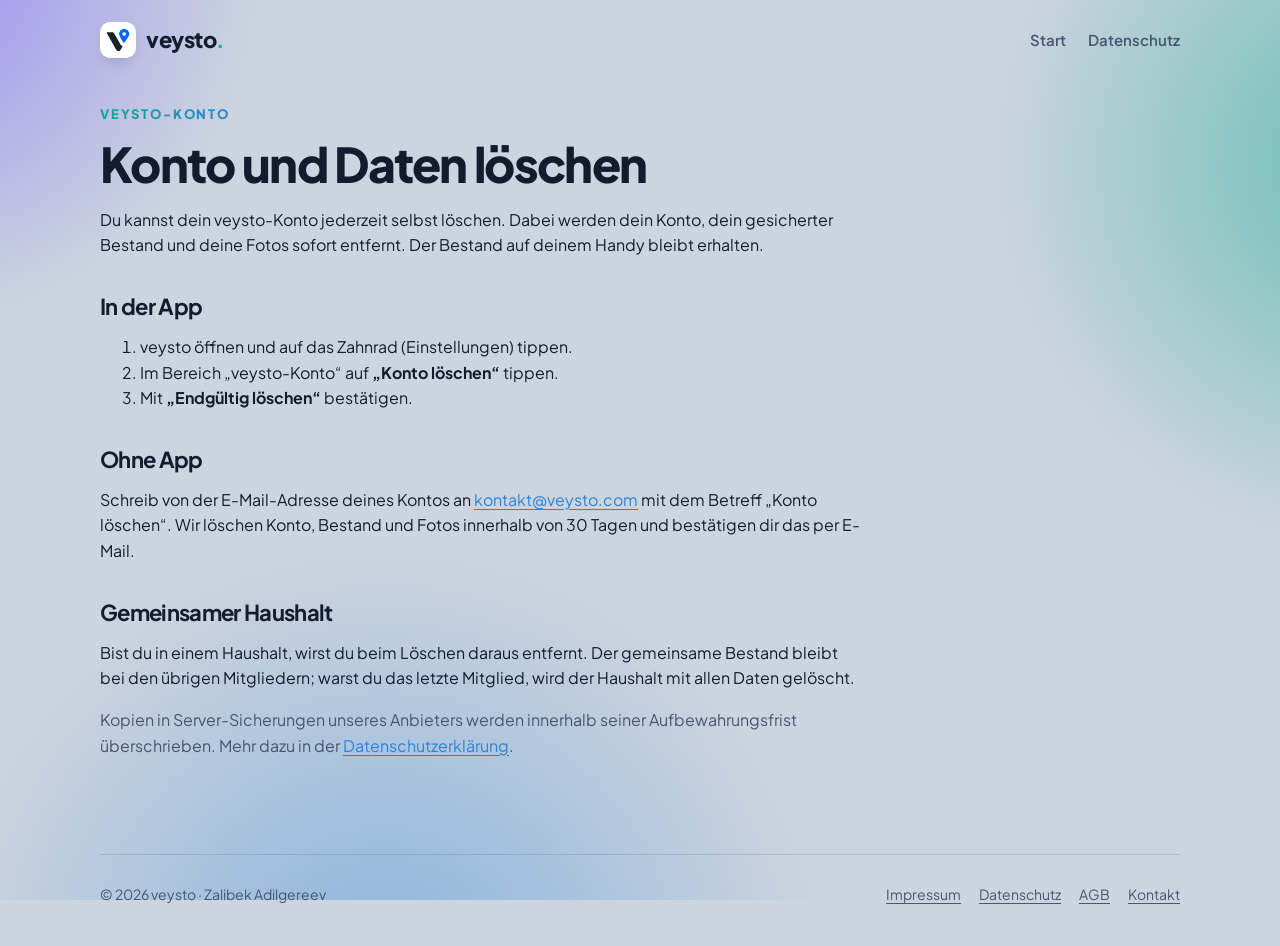
<file: konto-loeschen.html>
<!DOCTYPE html>
<html lang="de">
<head>
<meta charset="utf-8">
<meta name="viewport" content="width=device-width, initial-scale=1, viewport-fit=cover">
<title>Konto löschen – veysto.</title>
<link rel="icon" href="assets/icon.svg" type="image/svg+xml">
<link rel="stylesheet" href="assets/site.css">
</head>
<body>
<div class="wrap">
<header class="top">
 <a class="brand" href="./"><img src="assets/icon.svg" alt=""><span>veysto<b>.</b></span></a>
 <nav class="top"><a href="./">Start</a><a href="datenschutz.html">Datenschutz</a></nav>
</header>
<main class="legal">
 <span class="eyebrow">veysto-Konto</span>
 <h1>Konto und Daten löschen</h1>
 <p>Du kannst dein veysto-Konto jederzeit selbst löschen. Dabei werden dein Konto, dein gesicherter Bestand und deine Fotos sofort entfernt. Der Bestand auf deinem Handy bleibt erhalten.</p>
 <h2>In der App</h2>
 <ol>
  <li>veysto öffnen und auf das Zahnrad (Einstellungen) tippen.</li>
  <li>Im Bereich „veysto-Konto“ auf <strong>„Konto löschen“</strong> tippen.</li>
  <li>Mit <strong>„Endgültig löschen“</strong> bestätigen.</li>
 </ol>
 <h2>Ohne App</h2>
 <p>Schreib von der E-Mail-Adresse deines Kontos an <a href="mailto:kontakt@veysto.com?subject=Konto%20l%C3%B6schen">kontakt@veysto.com</a> mit dem Betreff „Konto löschen“. Wir löschen Konto, Bestand und Fotos innerhalb von 30 Tagen und bestätigen dir das per E-Mail.</p>
 <h2>Gemeinsamer Haushalt</h2>
 <p>Bist du in einem Haushalt, wirst du beim Löschen daraus entfernt. Der gemeinsame Bestand bleibt bei den übrigen Mitgliedern; warst du das letzte Mitglied, wird der Haushalt mit allen Daten gelöscht.</p>
 <p class="muted">Kopien in Server-Sicherungen unseres Anbieters werden innerhalb seiner Aufbewahrungsfrist überschrieben. Mehr dazu in der <a href="datenschutz.html">Datenschutzerklärung</a>.</p>
</main>
<footer>
 <span>© 2026 veysto · Zalibek Adilgereev</span>
 <span><a href="impressum.html">Impressum</a><a href="datenschutz.html">Datenschutz</a><a href="agb.html">AGB</a><a href="mailto:kontakt@veysto.com">Kontakt</a></span>
</footer>
</div>
</body>
</html>
</file>
<file: assets/site.css>
@font-face{font-family:"Plus Jakarta Sans";src:url(jakarta.woff2) format("woff2");font-weight:200 800;font-display:swap}
:root{--bg:#ccd4df;--paper:rgba(222,229,238,.62);--solid:#dbe2eb;--ink:#121c2e;--muted:#475570;--line:rgba(21,32,51,.13);--a1:#0fa98f;--a2:#2b84d6;--a3:#7b5cff;--grad:linear-gradient(90deg,#2de2c4,#45a8f5);--cloud:.75;--shadow:0 30px 60px -40px rgba(23,35,58,.55);color-scheme:light}
@media (prefers-color-scheme:dark){:root{--bg:#0d1119;--paper:rgba(255,255,255,.05);--solid:#161d2a;--ink:#eef3fa;--muted:#94a1b6;--line:rgba(255,255,255,.1);--a1:#2de2c4;--a2:#45a8f5;--grad:linear-gradient(90deg,#2de2c4,#45a8f5);--cloud:.5;--shadow:0 30px 60px -40px rgba(0,0,0,.9);color-scheme:dark}}
*{box-sizing:border-box}
html{-webkit-text-size-adjust:100%;scroll-behavior:smooth}
body{margin:0;font-family:"Plus Jakarta Sans",system-ui,-apple-system,"Segoe UI",Roboto,sans-serif;color:var(--ink);line-height:1.6;background:radial-gradient(520px 520px at -8% -4%,color-mix(in srgb,var(--a3) calc(var(--cloud)*80%),transparent),transparent 70%),radial-gradient(560px 560px at 108% 18%,color-mix(in srgb,var(--a1) calc(var(--cloud)*70%),transparent),transparent 70%),radial-gradient(640px 640px at 30% 110%,color-mix(in srgb,var(--a2) calc(var(--cloud)*55%),transparent),transparent 70%),var(--bg);background-attachment:fixed;min-height:100vh}
a{color:var(--a2);text-underline-offset:3px}
.wrap{width:min(1080px,100% - 40px);margin:0 auto}
header.top{display:flex;align-items:center;justify-content:space-between;padding:22px 0}
.brand{display:flex;align-items:center;gap:10px;font-weight:800;font-size:22px;letter-spacing:-.02em;color:var(--ink);text-decoration:none}
.brand img{width:36px;height:36px;border-radius:10px;box-shadow:0 6px 18px -10px rgba(23,35,58,.6)}
.brand b{color:var(--a1)}
nav.top a{color:var(--muted);text-decoration:none;font-weight:600;font-size:15px;margin-left:22px}
nav.top a:hover{color:var(--ink)}
.hero{display:grid;grid-template-columns:1.05fr .95fr;gap:40px;align-items:center;padding:40px 0 70px}
.eyebrow{display:inline-block;font-size:13px;font-weight:800;letter-spacing:.14em;text-transform:uppercase;background:linear-gradient(90deg,var(--a1),var(--a2));-webkit-background-clip:text;background-clip:text;color:transparent}
h1{font-size:clamp(40px,6.4vw,72px);line-height:1.02;letter-spacing:-.035em;margin:14px 0 18px;font-weight:800}
.lead{font-size:clamp(17px,2vw,20px);color:var(--muted);max-width:30em;margin:0 0 28px}
.cta{display:flex;flex-wrap:wrap;gap:12px;align-items:center}
.btn{display:inline-flex;align-items:center;gap:10px;height:52px;padding:0 24px;border-radius:999px;font-weight:700;font-size:16px;text-decoration:none;border:1px solid var(--line);color:var(--ink);background:var(--paper);backdrop-filter:blur(12px)}
.btn.primary{background:var(--grad);color:#07131a;border:0;box-shadow:0 18px 36px -20px color-mix(in srgb,var(--a2) 80%,transparent)}
.btn small{font-weight:600;opacity:.8}
.note{font-size:13px;color:var(--muted);margin-top:14px}
.phones{position:relative;height:600px}
.phone{position:absolute;width:270px;aspect-ratio:390/844;border-radius:38px;padding:9px;background:linear-gradient(150deg,#2a3346,#0c111b);box-shadow:var(--shadow),0 0 0 1px rgba(255,255,255,.06) inset}
.phone img{display:block;width:100%;height:100%;object-fit:cover;object-position:top;border-radius:30px}
.phone.a{left:4%;top:40px;transform:rotate(-5deg)}
.phone.b{right:4%;top:0;transform:rotate(4deg)}
.phone .dark{display:none}
@media (prefers-color-scheme:dark){.phone .light{display:none}.phone .dark{display:block}}
section{padding:60px 0}
h2{font-size:clamp(28px,4vw,40px);letter-spacing:-.03em;line-height:1.1;margin:10px 0 14px}
.sub{color:var(--muted);max-width:36em;margin:0 0 36px;font-size:17px}
.grid{display:grid;grid-template-columns:repeat(3,1fr);gap:16px}
.card{background:var(--paper);border:1px solid var(--line);border-radius:22px;padding:24px;backdrop-filter:blur(14px)}
.card .ic{width:44px;height:44px;border-radius:14px;display:grid;place-items:center;background:color-mix(in srgb,var(--a1) 14%,transparent);color:var(--a1);margin-bottom:14px}
.card .ic svg{width:22px;height:22px}
.card h3{margin:0 0 6px;font-size:18px;letter-spacing:-.01em}
.card p{margin:0;color:var(--muted);font-size:15px}
.tag{display:inline-block;font-size:11px;font-weight:800;letter-spacing:.08em;text-transform:uppercase;color:var(--a3);margin-left:6px;vertical-align:2px}
.privacy{display:grid;grid-template-columns:1fr 1fr;gap:24px;align-items:center;background:var(--paper);border:1px solid var(--line);border-radius:28px;padding:36px;backdrop-filter:blur(14px)}
.privacy ul{margin:0;padding:0;list-style:none}
.privacy li{padding:10px 0 10px 30px;position:relative;border-bottom:1px solid var(--line)}
.privacy li:last-child{border:0}
.privacy li:before{content:"";position:absolute;left:0;top:17px;width:16px;height:16px;border-radius:50%;background:var(--grad)}
footer{border-top:1px solid var(--line);margin-top:40px;padding:28px 0 40px;color:var(--muted);font-size:14px;display:flex;flex-wrap:wrap;gap:16px;justify-content:space-between}
footer a{color:var(--muted);margin-left:18px}
.legal{max-width:760px;padding:20px 0 40px}
.legal h1{font-size:clamp(34px,5vw,48px)}
.legal h2{font-size:22px;margin:36px 0 8px}
.legal h3{font-size:17px;margin:22px 0 4px}
.legal p,.legal li{color:var(--ink);font-size:16px}
.legal .muted{color:var(--muted)}
.legal address{font-style:normal}
@media (max-width:860px){.hero{grid-template-columns:1fr;padding-top:10px}.phones{height:520px}.phone{width:230px}.grid{grid-template-columns:1fr 1fr}.privacy{grid-template-columns:1fr;padding:26px}nav.top a:not(:last-child){display:none}}
@media (max-width:560px){.grid{grid-template-columns:1fr}.phones{height:440px}.phone{width:190px;border-radius:30px;padding:7px}.phone img{border-radius:24px}footer a{margin:0 16px 0 0}}
</file>
